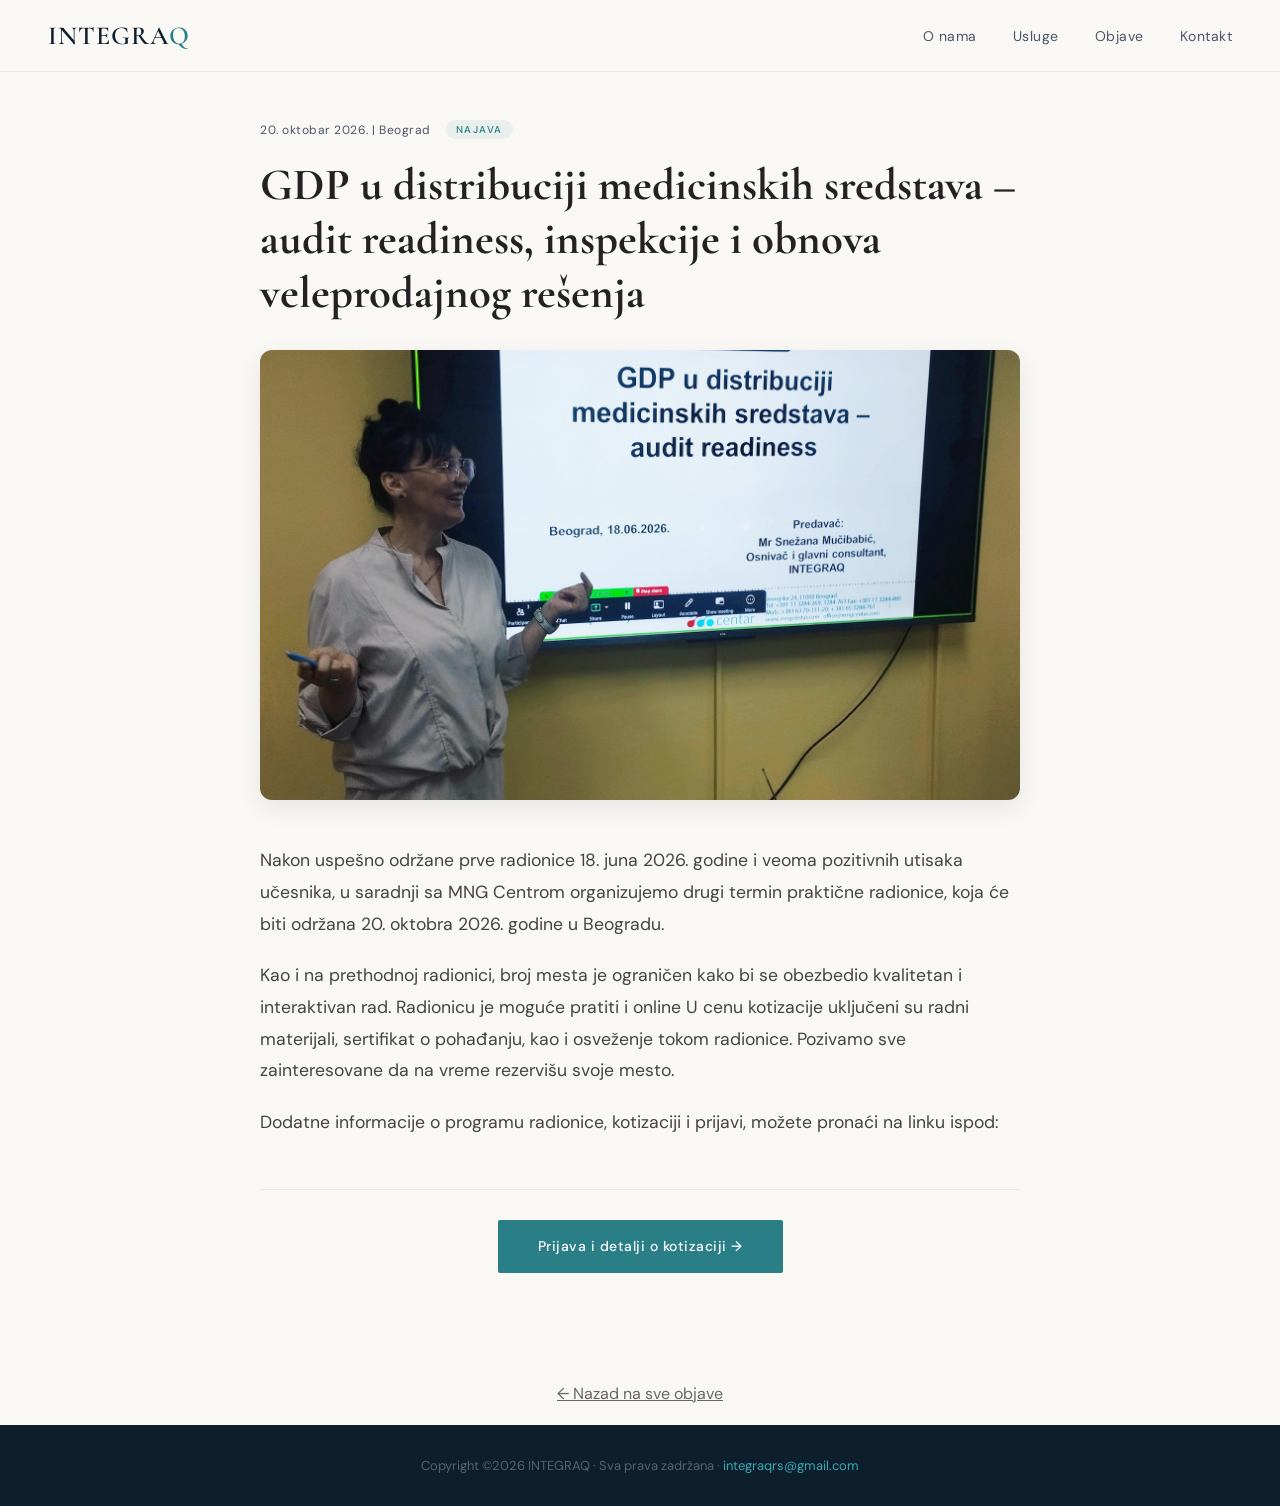
<file: objave/gdp-radionica-oktobar.html>
<!DOCTYPE html>
<html lang="sr">

<head>
  <!-- Google tag (gtag.js) -->
  <script async src="https://www.googletagmanager.com/gtag/js?id=G-PWTQ1GJMKE"></script>
  <script>
    window.dataLayer = window.dataLayer || [];
    function gtag() { dataLayer.push(arguments); }
    gtag('js', new Date());
    gtag('config', 'G-PWTQ1GJMKE');
  </script>

  <meta charset="UTF-8">
  <meta name="viewport" content="width=device-width, initial-scale=1.0">

  <!-- POSEBAN SEO TITLE I DESCRIPTION ZA OVU OBJAVU -->
  <title>GDP Radionica u Distribuciji Medicinskih Sredstava | INTEGRAQ</title>
  <meta name="description"
    content="Prijavite se za praktičnu radionicu 'GDP u distribuciji medicinskih sredstava' 20. oktobra 2026. u Beogradu. Obuka obuhvata audit readiness i inspekcije.">
  <meta name="keywords" content="GDP radionica, dobra distributivna praksa, medicinska sredstva, audit readiness, Beograd, INTEGRAQ">
  <meta name="author" content="Snežana Mučibabić – INTEGRAQ">
  <meta name="robots" content="index, follow">
  <meta name="language" content="Serbian">

  <link rel="canonical" href="https://www.integraqrs.com/gdp-radionica-oktobar.html">

  <!-- OPEN GRAPH (ZA DELJENJE NA DRUŠTVENIM MREŽAMA) -->
  <meta property="og:type" content="article">
  <meta property="og:url" content="https://www.integraqrs.com/gdp-radionica-oktobar.html">
  <meta property="og:title" content="GDP u distribuciji medicinskih sredstava – Praktična radionica">
  <meta property="og:description"
    content="Organizujemo drugi termin praktične radionice 20. oktobra 2026. godine u Beogradu. Broj mesta je ograničen.">
  <meta property="og:image" content="https://www.integraqrs.com/slike/tvoja-slika4.jpg">

  <link rel="icon" type="image/png" href="/slike/integraq_logo_icon.png">
  <link rel="stylesheet" href="/style.css">
  <link rel="preconnect" href="https://fonts.googleapis.com">
  <link
    href="https://fonts.googleapis.com/css2?family=Cormorant+Garamond:ital,wght@0,300;0,400;0,600;1,300;1,400&family=DM+Sans:wght@300;400;500&display=swap"
    rel="stylesheet">
</head>

<body>

  <!-- NAVIGACIJA SA VRAĆANJEM NA POČETNU -->
  <nav id="navbar">
    <a class="nav-brand" href="/index.html">INTEGRA<span>Q</span></a>
    <ul class="nav-links" id="navLinks">
      <li><a href="/index.html#oNama">O nama</a></li>
      <li><a href="/index.html#usluge">Usluge</a></li>
      <li><a href="/index.html#objave">Objave</a></li>
      <li><a href="/index.html#kontakt">Kontakt</a></li>
    </ul>
    <button class="hamburger" id="hamburger" aria-label="Menu">
      <span></span><span></span><span></span>
    </button>
  </nav>

  <!-- SADRŽAJ OBJAVE -->
  <section class="single-post-section">
    
    <div class="single-post-meta">
      <span class="objava-datum">20. oktobar 2026. | Beograd</span>
      <span class="objava-tag">Najava</span>
    </div>

    <h1 class="single-post-title">
      GDP u distribuciji medicinskih sredstava – audit readiness, inspekcije i obnova veleprodajnog rešenja
    </h1>

    <img src="/slike/gdp_u_distribuciji.jpg" alt="GDP Radionica" class="single-post-image" onerror="this.style.display='none';">

    <div class="single-post-content">
      <p>Nakon uspešno održane prve radionice 18. juna 2026. godine i veoma pozitivnih utisaka učesnika, u saradnji sa MNG Centrom organizujemo drugi termin praktične radionice, koja će biti održana 20. oktobra 2026. godine u Beogradu.</p>
        <p> Kao i na prethodnoj radionici, broj mesta je ograničen kako bi se obezbedio kvalitetan i interaktivan rad. Radionicu je moguće pratiti i online U cenu kotizacije uključeni su radni materijali, sertifikat o pohađanju, kao i osveženje tokom radionice. Pozivamo sve zainteresovane da na vreme rezervišu svoje mesto. </p>
        <p>Dodatne informacije o programu radionice, kotizaciji i prijavi, možete pronaći na linku ispod:</p>

      <div class="single-post-cta">
        <a href="https://www.mngcentar.com/site/ProductDef/Details/GDP-u-distribuciji-medicinskih-sredstava" 
           target="_blank" 
           class="hero-cta">
           Prijava i detalji o kotizaciji →
        </a>
      </div>
    </div>
    
  </section>
  <!-- DUGME ZA POVRATAK NA POČETNU (OPCIONO ALI KORISNO NA MOBILNOM) -->
      <div style="margin-top: 30px; text-align: center;">
        <a href="/index.html#objave" style="color: #666; text-decoration: underline; font-family: 'DM Sans', sans-serif;">← Nazad na sve objave</a>
      </div>
    </div>
  </section>
  <br>
  
  <footer>
    <p>Copyright ©2026 INTEGRAQ · Sva prava zadržana · <a href="mailto:integraqrs@gmail.com">integraqrs@gmail.com</a></p>
  </footer>

  <script src="/script.js"></script>
</body>
</html>
</file>
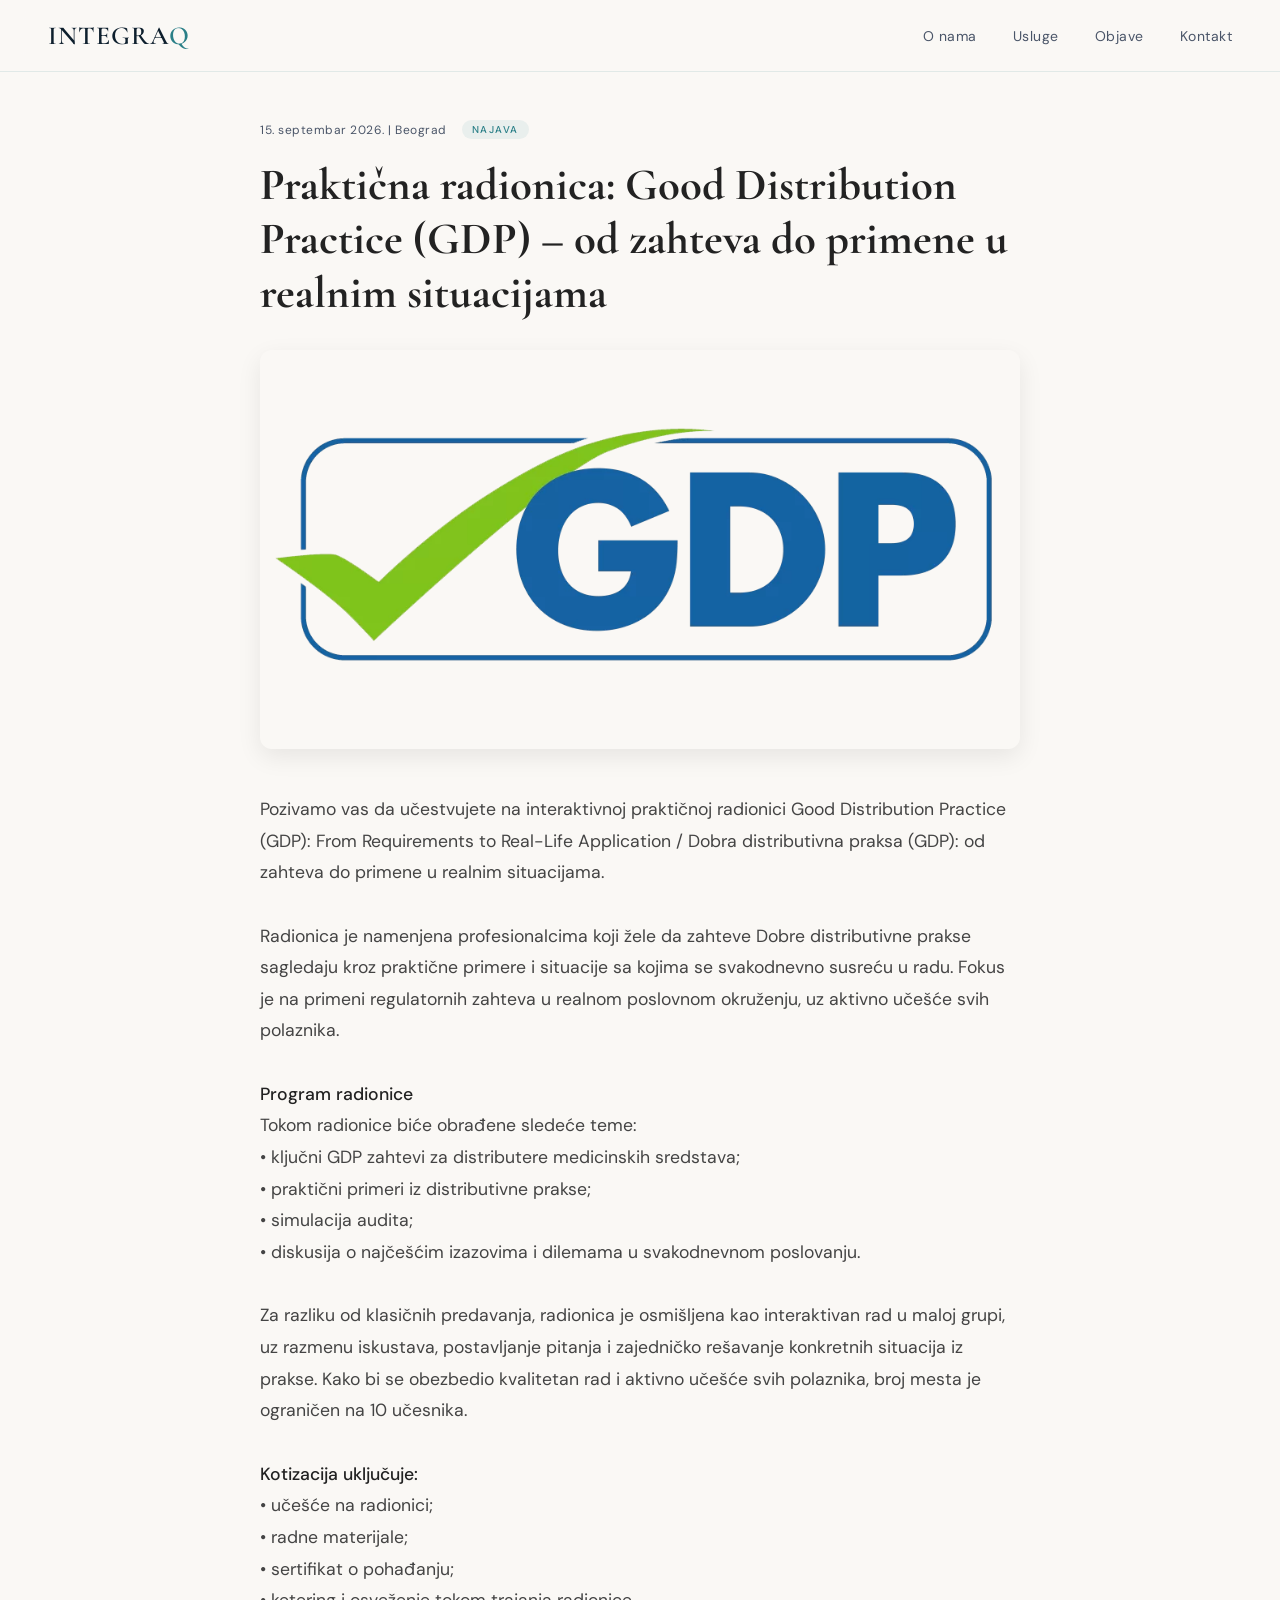
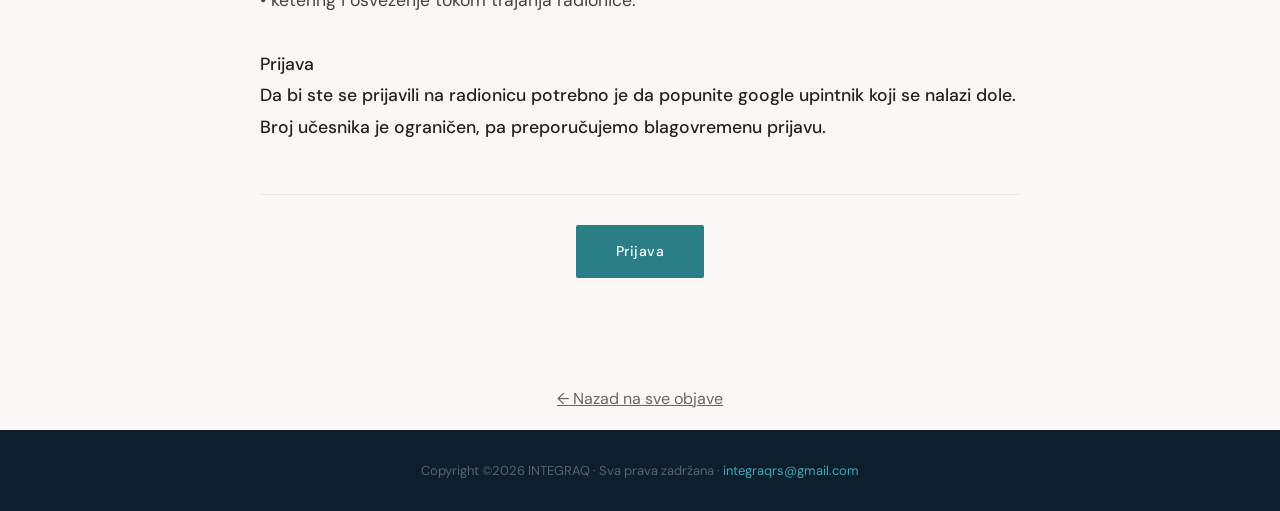
<file: objave/gdp-radionica-septembar.html>
<!DOCTYPE html>
<html lang="sr">

<head>
  <!-- Google tag (gtag.js) -->
  <script async src="https://www.googletagmanager.com/gtag/js?id=G-PWTQ1GJMKE"></script>
  <script>
    window.dataLayer = window.dataLayer || [];
    function gtag() { dataLayer.push(arguments); }
    gtag('js', new Date());
    gtag('config', 'G-PWTQ1GJMKE');
  </script>

  <meta charset="UTF-8">
  <meta name="viewport" content="width=device-width, initial-scale=1.0">

  <!-- POSEBAN SEO TITLE I DESCRIPTION ZA OVU OBJAVU -->
  <title>Praktična GDP Radionica – 15. Septembar | INTEGRAQ</title>
  <meta name="description"
    content="Prijavite se za praktičnu radionicu 'Good Distribution Practice (GDP) – od zahteva do primene u realnim situacijama' 15. septembra 2026. u Beogradu. Broj mesta je ograničen na 10 učesnika.">
  <meta name="keywords" content="GDP radionica, dobra distributivna praksa, medicinska sredstva, simulacija audita, Beograd, INTEGRAQ, good distribution practice">
  <meta name="author" content="Snežana Mučibabić – INTEGRAQ">
  <meta name="robots" content="index, follow">
  <meta name="language" content="Serbian">

  <link rel="canonical" href="https://www.integraqrs.com/gdp-radionica-septembar.html">

  <!-- OPEN GRAPH (ZA DELJENJE NA DRUŠTVENIM MREŽAMA) -->
  <meta property="og:type" content="article">
  <meta property="og:url" content="https://www.integraqrs.com/gdp-radionica-septembar.html">
  <meta property="og:title" content="GDP u distribuciji medicinskih sredstava – Praktična radionica (15. septembar)">
  <meta property="og:description"
    content="Interaktivna GDP radionica u Beogradu 15. septembra 2026. godine. Obuhvata ključne zahteve, simulaciju audita i rešavanje primera iz prakse. Broj mesta ograničen na 10 polaznika.">
  <meta property="og:image" content="https://www.integraqrs.com/slike/gdp.webp">

  <link rel="icon" type="image/png" href="/slike/integraq_logo_icon.png">
  <link rel="stylesheet" href="/style.css">
  <link rel="preconnect" href="https://fonts.googleapis.com">
  <link
    href="https://fonts.googleapis.com/css2?family=Cormorant+Garamond:ital,wght@0,300;0,400;0,600;1,300;1,400&family=DM+Sans:wght@300;400;500&display=swap"
    rel="stylesheet">
</head>

<body>

  <!-- NAVIGACIJA SA VRAĆANJEM NA POČETNU -->
  <nav id="navbar">
    <a class="nav-brand" href="/index.html">INTEGRA<span>Q</span></a>
    <ul class="nav-links" id="navLinks">
      <li><a href="/index.html#oNama">O nama</a></li>
      <li><a href="/index.html#usluge">Usluge</a></li>
      <li><a href="/index.html#objave">Objave</a></li>
      <li><a href="/index.html#kontakt">Kontakt</a></li>
    </ul>
    <button class="hamburger" id="hamburger" aria-label="Menu">
      <span></span><span></span><span></span>
    </button>
  </nav>

  <!-- SADRŽAJ OBJAVE -->
  <section class="single-post-section">
    
    <div class="single-post-meta">
      <span class="objava-datum">15. septembar 2026. | Beograd</span>
      <span class="objava-tag">Najava</span>
    </div>

    <h1 class="single-post-title">
      Praktična radionica: Good Distribution Practice (GDP) – od zahteva do primene u realnim situacijama
    </h1>

    <img src="/slike/gdp.webp" alt="GDP Radionica" class="single-post-image" onerror="this.style.display='none';">

    <div class="single-post-content">
      <p>Pozivamo vas da učestvujete na interaktivnoj praktičnoj radionici Good Distribution Practice (GDP): From Requirements to Real-Life Application / Dobra distributivna praksa (GDP): od zahteva do primene u realnim situacijama.<br><br>
Radionica je namenjena profesionalcima koji žele da zahteve Dobre distributivne prakse sagledaju kroz praktične primere i situacije sa kojima se svakodnevno susreću u radu. Fokus je na primeni regulatornih zahteva u realnom poslovnom okruženju, uz aktivno učešće svih polaznika.<br><br>
<strong>Program radionice</strong><br>
Tokom radionice biće obrađene sledeće teme:<br>
• ključni GDP zahtevi za distributere medicinskih sredstava;<br>
• praktični primeri iz distributivne prakse;<br>
• simulacija audita;<br>
• diskusija o najčešćim izazovima i dilemama u svakodnevnom poslovanju.<br><br>
Za razliku od klasičnih predavanja, radionica je osmišljena kao interaktivan rad u maloj grupi, uz razmenu iskustava, postavljanje pitanja i zajedničko rešavanje konkretnih situacija iz prakse. Kako bi se obezbedio kvalitetan rad i aktivno učešće svih polaznika, broj mesta je ograničen na 10 učesnika.<br><br>
<strong>Kotizacija uključuje:</strong><br>
• učešće na radionici;<br>
• radne materijale;<br>
• sertifikat o pohađanju;<br>
• ketering i osveženje tokom trajanja radionice.<br><br>
<strong>Prijava</strong><br>
<strong>Da bi ste se prijavili na radionicu potrebno je da popunite google upintnik koji se nalazi dole. Broj učesnika je ograničen, pa preporučujemo blagovremenu prijavu.</strong></p>

      <div class="single-post-cta">
        <a href="https://forms.gle/6t3mpZWopjxm5KGK7" 
           target="_blank" 
           class="hero-cta">
           Prijava
        </a>
      </div>
    </div>
    
  </section>
<!-- DUGME ZA POVRATAK NA POČETNU (OPCIONO ALI KORISNO NA MOBILNOM) -->
      <div style="margin-top: 30px; text-align: center;">
        <a href="/index.html#objave" style="color: #666; text-decoration: underline; font-family: 'DM Sans', sans-serif;">← Nazad na sve objave</a>
      </div>
    </div>
  </section>
  <br>
  <footer>
    <p>Copyright ©2026 INTEGRAQ · Sva prava zadržana · <a href="mailto:integraqrs@gmail.com">integraqrs@gmail.com</a></p>
  </footer>

  <script src="/script.js"></script>
</body>
</html>
</file>
<file: style.css>
:root {
  --navy: #0d1f2d;
  --teal: #2a7f87;
  --teal-light: #3aa8b2;
  --cream: #f5f1eb;
  --warm-white: #faf8f5;
  --gold: #c8a96e;
  --text-mid: #4a5568;
}
* { margin: 0; padding: 0; box-sizing: border-box; }
html { scroll-behavior: smooth; }
body { font-family: 'DM Sans', sans-serif; background: var(--warm-white); color: var(--navy); overflow-x: hidden; }

nav {
  position: fixed; top: 0; left: 0; right: 0; z-index: 100;
  padding: 0 48px; height: 72px;
  display: flex; align-items: center; justify-content: space-between;
  background: rgba(250,248,245,0.9); backdrop-filter: blur(12px);
  border-bottom: 1px solid rgba(42,127,135,0.12);
  transition: box-shadow 0.3s;
}
nav.scrolled { box-shadow: 0 4px 32px rgba(13,31,45,0.08); }
.nav-brand { font-family: 'Cormorant Garamond', serif; font-size: 26px; font-weight: 600; color: var(--navy); letter-spacing: 1px; text-decoration: none; }
.nav-brand span { color: var(--teal); }
.nav-links { display: flex; gap: 36px; list-style: none; }
.nav-links a { text-decoration: none; font-size: 14px; color: var(--text-mid); letter-spacing: 0.5px; position: relative; transition: color 0.2s; }
.nav-links a::after { content: ''; position: absolute; bottom: -3px; left: 0; width: 0; height: 1.5px; background: var(--teal); transition: width 0.25s ease; }
.nav-links a:hover { color: var(--teal); }
.nav-links a:hover::after { width: 100%; }
.hamburger { display: none; flex-direction: column; gap: 5px; cursor: pointer; background: none; border: none; padding: 4px; }
.hamburger span { display: block; width: 24px; height: 2px; background: var(--navy); }

#oNama { min-height: 100vh; display: flex; align-items: center; justify-content: center; position: relative; overflow: hidden; background: var(--navy); }
.hero-bg { position: absolute; inset: 0; background: radial-gradient(ellipse 80% 60% at 70% 50%, rgba(42,127,135,0.18) 0%, transparent 60%), radial-gradient(ellipse 50% 80% at 20% 80%, rgba(200,169,110,0.08) 0%, transparent 50%), linear-gradient(135deg, #0d1f2d 0%, #112233 50%, #0a1a26 100%); }
.hero-grid { position: absolute; inset: 0; background-image: linear-gradient(rgba(42,127,135,0.06) 1px, transparent 1px), linear-gradient(90deg, rgba(42,127,135,0.06) 1px, transparent 1px); background-size: 60px 60px; }
.hero-content { position: relative; z-index: 2; text-align: center; padding: 0 24px; max-width: 760px; animation: heroFade 1.2s ease both; }
@keyframes heroFade { from { opacity: 0; transform: translateY(32px); } to { opacity: 1; transform: translateY(0); } }
.hero-eyebrow { display: inline-block; font-size: 11px; font-weight: 500; letter-spacing: 3px; text-transform: uppercase; color: var(--teal-light); margin-bottom: 20px; border: 1px solid rgba(42,127,135,0.4); padding: 6px 18px; border-radius: 20px; }
.hero-title { font-family: 'Cormorant Garamond', serif; font-size: clamp(48px,7vw,84px); font-weight: 300; color: #fff; line-height: 1.1; margin-bottom: 28px; letter-spacing: -0.5px; }
.hero-title em { font-style: italic; color: var(--gold); }
.hero-sub { font-size: 16px; color: rgba(255,255,255,0.55); line-height: 1.7; max-width: 540px; margin: 0 auto 48px; font-weight: 300; }
.hero-cta { display: inline-block; background: var(--teal); color: #fff; text-decoration: none; padding: 14px 40px; font-size: 14px; font-weight: 500; letter-spacing: 0.5px; border-radius: 2px; transition: background 0.2s, transform 0.2s; }
.hero-cta:hover { background: var(--teal-light); transform: translateY(-2px); }
@keyframes bob { 0%,100% { transform: translateX(-50%) translateY(0); } 50% { transform: translateX(-50%) translateY(6px); } }

section { padding: 100px 0; }
.section-inner { max-width: 1100px; margin: 0 auto; padding: 0 48px; }
.section-label { font-size: 11px; font-weight: 500; letter-spacing: 3px; text-transform: uppercase; color: var(--teal); margin-bottom: 16px; }
.section-title { font-family: 'Cormorant Garamond', serif; font-size: clamp(36px,4vw,54px); font-weight: 400; color: var(--navy); line-height: 1.15; margin-bottom: 20px; }
.section-title em { font-style: italic; color: var(--teal); }
.divider { width: 48px; height: 2px; background: var(--teal); margin: 16px 0 32px; }

#koStoji { background: var(--cream); }
.founder-grid { display: grid; grid-template-columns: 1fr 1.6fr; gap: 72px; align-items: center; margin-top: 60px; }
.founder-photo-wrap { position: relative; }
.founder-photo-wrap::before { content: ''; position: absolute; top: -16px; left: -16px; right: 16px; bottom: 16px; border: 2px solid var(--teal); border-radius: 4px; opacity: 0.3; }
.founder-photo { width: 100%; aspect-ratio: 3/4; object-fit: cover; object-position: top; border-radius: 4px; display: block; }
.founder-photo-placeholder { width: 100%; aspect-ratio: 3/4; background: linear-gradient(135deg, #c8d8e0 0%, #a8c4cc 100%); border-radius: 4px; display: none; align-items: center; justify-content: center; font-size: 64px; }
.founder-name { font-family: 'Cormorant Garamond', serif; font-size: 32px; font-weight: 600; color: var(--navy); margin-bottom: 4px; }
.founder-role { font-size: 13px; color: var(--teal); letter-spacing: 1.5px; text-transform: uppercase; margin-bottom: 24px; }
.founder-bio { font-size: 15px; color: var(--text-mid); line-height: 1.8; margin-bottom: 40px; }
.exp-heading {
  font-family: 'Cormorant Garamond', serif;
  font-size: 25px;
  font-weight: 600;
  color: var(--navy);
  margin-bottom: 24px; /* Malo povećan razmak da kartice ne "guše" crticu */
  letter-spacing: 0.3px;
  position: relative;
  padding-bottom: 8px; /* Razmak između teksta i crtice */
  display: inline-block;
}

/* Blaga, mala dekorativna crta ispod podnaslova */
.exp-heading::after {
  content: '';
  position: absolute;
  bottom: 0;
  left: 0;
  width: 36px;          /* Mala dužina crte koja prati premium estetiku */
  height: 1.5px;        /* Veoma tanka i suptilna crta */
  background: var(--teal); /* Koristi tvoju prepoznatljivu tirkiznu boju */
  opacity: 0.6;         /* Blaga providnost kako crta ne bi bila napadna */
}
.exp-cards { display: flex; flex-direction: column; gap: 14px; }
.exp-card { display: flex; align-items: center; gap: 20px; background: white; border-radius: 6px; padding: 18px 22px; border-left: 3px solid var(--teal); box-shadow: 0 2px 16px rgba(13,31,45,0.05); transition: transform 0.2s, box-shadow 0.2s; }
.exp-card:hover { transform: translateX(4px); box-shadow: 0 4px 24px rgba(13,31,45,0.1); }
.exp-logo { width: 52px; height: 52px; border-radius: 50%; object-fit: contain; background: #f0f0f0; padding: 6px; flex-shrink: 0; }
.exp-logo-placeholder { width: 52px; height: 52px; border-radius: 50%; background: linear-gradient(135deg, var(--teal), var(--navy)); flex-shrink: 0; display: flex; align-items: center; justify-content: center; color: white; font-weight: 600; font-size: 13px; }
.exp-text { font-size: 14px; color: var(--text-mid); line-height: 1.5; }
.exp-text strong { display: block; color: var(--navy); font-weight: 500; margin-bottom: 2px; }

#usluge { background: var(--warm-white); }
.services-grid { display: grid; grid-template-columns: repeat(4,1fr); gap: 22px; margin-top: 56px; }
.service-card { background: white; border-radius: 8px; padding: 28px 24px; border: 1px solid rgba(42,127,135,0.1); position: relative; overflow: hidden; transition: transform 0.25s, box-shadow 0.25s; }
.service-card::before { content: ''; position: absolute; top: 0; left: 0; right: 0; height: 3px; background: linear-gradient(90deg, var(--teal), var(--teal-light)); transform: scaleX(0); transform-origin: left; transition: transform 0.3s ease; }
.service-card:hover { transform: translateY(-5px); box-shadow: 0 16px 40px rgba(13,31,45,0.1); }
.service-card:hover::before { transform: scaleX(1); }
.service-icon { width: 44px; height: 44px; background: rgba(42,127,135,0.08); border-radius: 8px; display: flex; align-items: center; justify-content: center; margin-bottom: 18px; font-size: 20px; }
.service-name { font-family: 'Cormorant Garamond', serif; font-size: 19px; font-weight: 600; color: var(--navy); margin-bottom: 10px; line-height: 1.3; }
.service-desc { font-size: 13px; color: var(--text-mid); line-height: 1.7; }

#zastoMi { background: var(--navy); }
#zastoMi .section-label { color: var(--teal-light); }
#zastoMi .section-title { color: white; }
#zastoMi .divider { background: var(--teal); }
.why-grid { display: grid; grid-template-columns: repeat(3,1fr); gap: 2px; margin-top: 56px; border-radius: 8px; overflow: hidden; }
.why-item { background: rgba(255,255,255,0.04); padding: 36px 32px; border: 1px solid rgba(255,255,255,0.05); transition: background 0.2s; }
.why-item:hover { background: rgba(42,127,135,0.1); }
.why-num { font-family: 'Cormorant Garamond', serif; font-size: 44px; font-weight: 300; color: var(--teal); opacity: 0.4; line-height: 1; margin-bottom: 10px; }
.why-title { font-size: 15px; font-weight: 500; color: white; margin-bottom: 10px; }
.why-desc { font-size: 13px; color: rgba(255,255,255,0.45); line-height: 1.7; }

#kontakt { background: var(--cream);}
.contact-layout { display: grid; grid-template-columns: 1fr 1fr; gap: 80px; margin-top: 56px; align-items: start; }
.contact-intro { font-size: 15px; color: var(--text-mid); line-height: 1.8; margin-bottom: 36px; }
.contact-detail { display: flex; align-items: center; gap: 14px; margin-bottom: 16px; }
.contact-icon { width: 40px; height: 40px; background: var(--teal); border-radius: 50%; display: flex; align-items: center; justify-content: center; color: white; font-size: 16px; flex-shrink: 0; }
.contact-detail-text { font-size: 15px; color: var(--text-mid); }
.contact-detail-text strong { display: block; color: var(--navy); font-size: 12px; text-transform: uppercase; letter-spacing: 1px; margin-bottom: 2px; }
.contact-detail-text a { color: var(--teal); text-decoration: none; }
.contact-detail-text a:hover { text-decoration: underline; }
.contact-form { background: white; padding: 40px; border-radius: 8px; box-shadow: 0 4px 32px rgba(13,31,45,0.06); }
.form-group { margin-bottom: 20px; }
.form-group label { display: block; font-size: 11px; font-weight: 500; letter-spacing: 1px; text-transform: uppercase; color: var(--text-mid); margin-bottom: 8px; }
.form-group input, .form-group textarea { width: 100%; padding: 12px 16px; border: 1.5px solid rgba(42,127,135,0.2); border-radius: 4px; font-family: 'DM Sans', sans-serif; font-size: 15px; color: var(--navy); background: var(--warm-white); outline: none; transition: border-color 0.2s; }
.form-group input:focus, .form-group textarea:focus { border-color: var(--teal); background: white; }
.form-group textarea { height: 120px; resize: vertical; }
.btn-send { width: 100%; background: var(--navy); color: white; border: none; padding: 15px; font-family: 'DM Sans', sans-serif; font-size: 13px; font-weight: 500; letter-spacing: 1.5px; text-transform: uppercase; border-radius: 4px; cursor: pointer; transition: background 0.2s; }
.btn-send:hover { background: var(--teal); }

footer { background: var(--navy); color: rgba(255,255,255,0.3); text-align: center; padding: 32px; font-size: 13px; }
footer a { color: var(--teal-light); text-decoration: none; }

@media (max-width: 900px) {
  .services-grid { grid-template-columns: repeat(2,1fr); }
  .why-grid { grid-template-columns: repeat(2,1fr); }
}
@media (max-width: 768px) {
  nav { padding: 0 24px; }
  .nav-links { display: none; position: fixed; top: 72px; left: 0; right: 0; background: var(--warm-white); flex-direction: column; padding: 24px; gap: 20px; border-bottom: 1px solid rgba(42,127,135,0.1); box-shadow: 0 8px 32px rgba(13,31,45,0.1); z-index: 99; }
  .nav-links.open { display: flex; }
  .hamburger { display: flex; }
  .section-inner { padding: 0 24px; }
  section { padding: 72px 0; }
  .founder-grid { grid-template-columns: 1fr; gap: 40px; }
  .founder-photo-wrap { max-width: 280px; margin: 0 auto; }
  .services-grid { grid-template-columns: 1fr; }
  .why-grid { grid-template-columns: 1fr; }
  .contact-layout { grid-template-columns: 1fr; gap: 40px; }
}

/* ── OBJAVE ── */
#objave { background: var(--cream); }

.objave-slider-wrapper {
  position: relative;
  width: 100%;
}

/* Nova klizna mreža (koristi flex) */
.objave-grid {
  display: flex;
  gap: 32px;
  overflow-x: auto;
  scroll-snap-type: x mandatory;
  scroll-behavior: smooth;
  -webkit-overflow-scrolling: touch;
  scrollbar-width: none; /* Skriva scrollbar u Firefox-u */
  -ms-overflow-style: none; /* Skriva scrollbar u IE/Edge */
  padding-bottom: 20px; /* Prostor za senke kartica */
  width: 100%;
}

/* Skriva scrollbar u Chrome/Safari */
.objave-grid::-webkit-scrollbar {
  display: none;
}

/* Kartice sa flex podešavanjem za slajder */
.objava-card {
  flex: 0 0 calc(50% - 16px); /* Tačno 2 kartice na ekranu */
  scroll-snap-align: start;
  background: white;
  border-radius: 8px;
  padding: 32px 28px;
  border: 1px solid rgba(42,127,135,0.1);
  position: relative;
  overflow: hidden;
  transition: transform 0.25s, box-shadow 0.25s;
}

.objava-card::before {
  content: '';
  position: absolute;
  top: 0; left: 0; right: 0;
  height: 3px;
  background: linear-gradient(90deg, var(--teal), var(--teal-light));
  transform: scaleX(0);
  transform-origin: left;
  transition: transform 0.3s ease;
}

.objava-card:hover {
  transform: translateY(-5px);
  box-shadow: 0 16px 40px rgba(13,31,45,0.1);
}

.objava-card:hover::before { transform: scaleX(1); }

.objava-meta {
  display: flex;
  align-items: center;
  gap: 12px;
  margin-bottom: 16px;
}

.objava-datum {
  font-size: 12px;
  color: var(--text-mid);
  letter-spacing: 0.5px;
}

.objava-tag {
  font-size: 10px;
  font-weight: 500;
  letter-spacing: 1.5px;
  text-transform: uppercase;
  color: var(--teal);
  background: rgba(42,127,135,0.08);
  padding: 3px 10px;
  border-radius: 20px;
}

.objava-naslov {
  font-family: 'Cormorant Garamond', serif;
  font-size: 22px;
  font-weight: 600;
  color: var(--navy);
  line-height: 1.3;
  margin-bottom: 14px;
}

.objava-tekst {
  font-size: 14px;
  color: var(--text-mid);
  line-height: 1.75;
}

@media (max-width: 900px) {
  .objava-card {
    flex: 0 0 calc(50% - 16px);
  }
}

@media (max-width: 768px) {
  .objava-card {
    flex: 0 0 100%; /* Jedna kartica na mobilnom */
  }
  .prev-arrow { left: -10px; }
  .next-arrow { right: -10px; }
  .objave-grid {
    gap: 24px;
  }
}

/* Stilovi za strelice */
.slider-arrow {
  position: absolute;
  top: 50%;
  transform: translateY(-50%);
  width: 44px;
  height: 44px;
  background: var(--teal);
  color: white;
  border: none;
  border-radius: 50%;
  font-size: 16px;
  cursor: pointer;
  z-index: 10;
  box-shadow: 0 4px 12px rgba(13, 31, 45, 0.15);
  display: flex;
  align-items: center;
  justify-content: center;
  transition: background 0.2s, transform 0.2s;
}

.slider-arrow:hover {
  background: var(--teal-light);
  transform: translateY(-50%) scale(1.05);
}

.prev-arrow { left: -22px; }
.next-arrow { right: -22px; }

/* Slike i linkovi u karticama */
.objava-img-wrap {
  width: 100%;
  aspect-ratio: 16 / 9;
  overflow: hidden;
  border-radius: 6px;
  margin-bottom: 22px;
  background: var(--cream);
}

.objava-img {
  width: 100%;
  height: 100%;
  object-fit: cover;
  display: block;
  transition: transform 0.4s ease;
}

.objava-card:hover .objava-img {
  transform: scale(1.04);
}

.objava-link {
  display: inline-flex;
  align-items: center;
  gap: 6px;
  margin-top: 20px;
  color: var(--teal);
  text-decoration: none;
  font-size: 14px;
  font-weight: 500;
  letter-spacing: 0.5px;
  transition: color 0.2s ease;
}

.objava-link span {
  transition: transform 0.2s ease;
}

.objava-link:hover {
  color: var(--teal-light);
}

.objava-card:hover .objava-link span,
.objava-link:hover span {
  transform: translateX(4px);
}

/* =======================================================
   POJEDINAČNA STRANICA OBJAVE (SINGLE POST)
======================================================= */

.single-post-section {
  /* Gornji padding je veći kako navigacija ne bi prekrila naslov */
  padding: 120px 20px 80px; 
  max-width: 800px;
  margin: 0 auto;
}

.single-post-meta {
  margin-bottom: 20px;
  display: flex;
  gap: 15px;
  align-items: center;
  font-family: 'DM Sans', sans-serif;
  font-size: 0.9rem;
  color: #666;
}

.single-post-title {
  font-family: 'Cormorant Garamond', serif;
  font-size: 2.8rem;
  line-height: 1.2;
  color: #222;
  margin-bottom: 30px;
}

.single-post-image {
  width: 100%;
  max-height: 450px;
  object-fit: cover;
  border-radius: 12px;
  margin-bottom: 40px;
  box-shadow: 0 8px 25px rgba(0,0,0,0.08); /* Blaga senka za moderniji izgled */
}

.single-post-content {
  font-family: 'DM Sans', sans-serif;
  font-size: 1.1rem;
  line-height: 1.8;
  color: #444;
}

.single-post-content p {
  margin-bottom: 20px;
}

.single-post-content strong {
  font-weight: 500;
  color: #222;
}

.single-post-cta {
  margin-top: 50px;
  padding-top: 30px;
  border-top: 1px solid #eaeaea; /* Tanka linija koja odvaja tekst od dugmeta */
  display: flex;
  justify-content: center;
}

/* Prilagođavanje za mobilne telefone */
@media screen and (max-width: 768px) {
  .single-post-section {
    padding: 100px 15px 50px;
  }
  
  .single-post-title {
    font-size: 2rem;
  }
  
  .single-post-image {
    max-height: 300px;
  }
}
</file>
